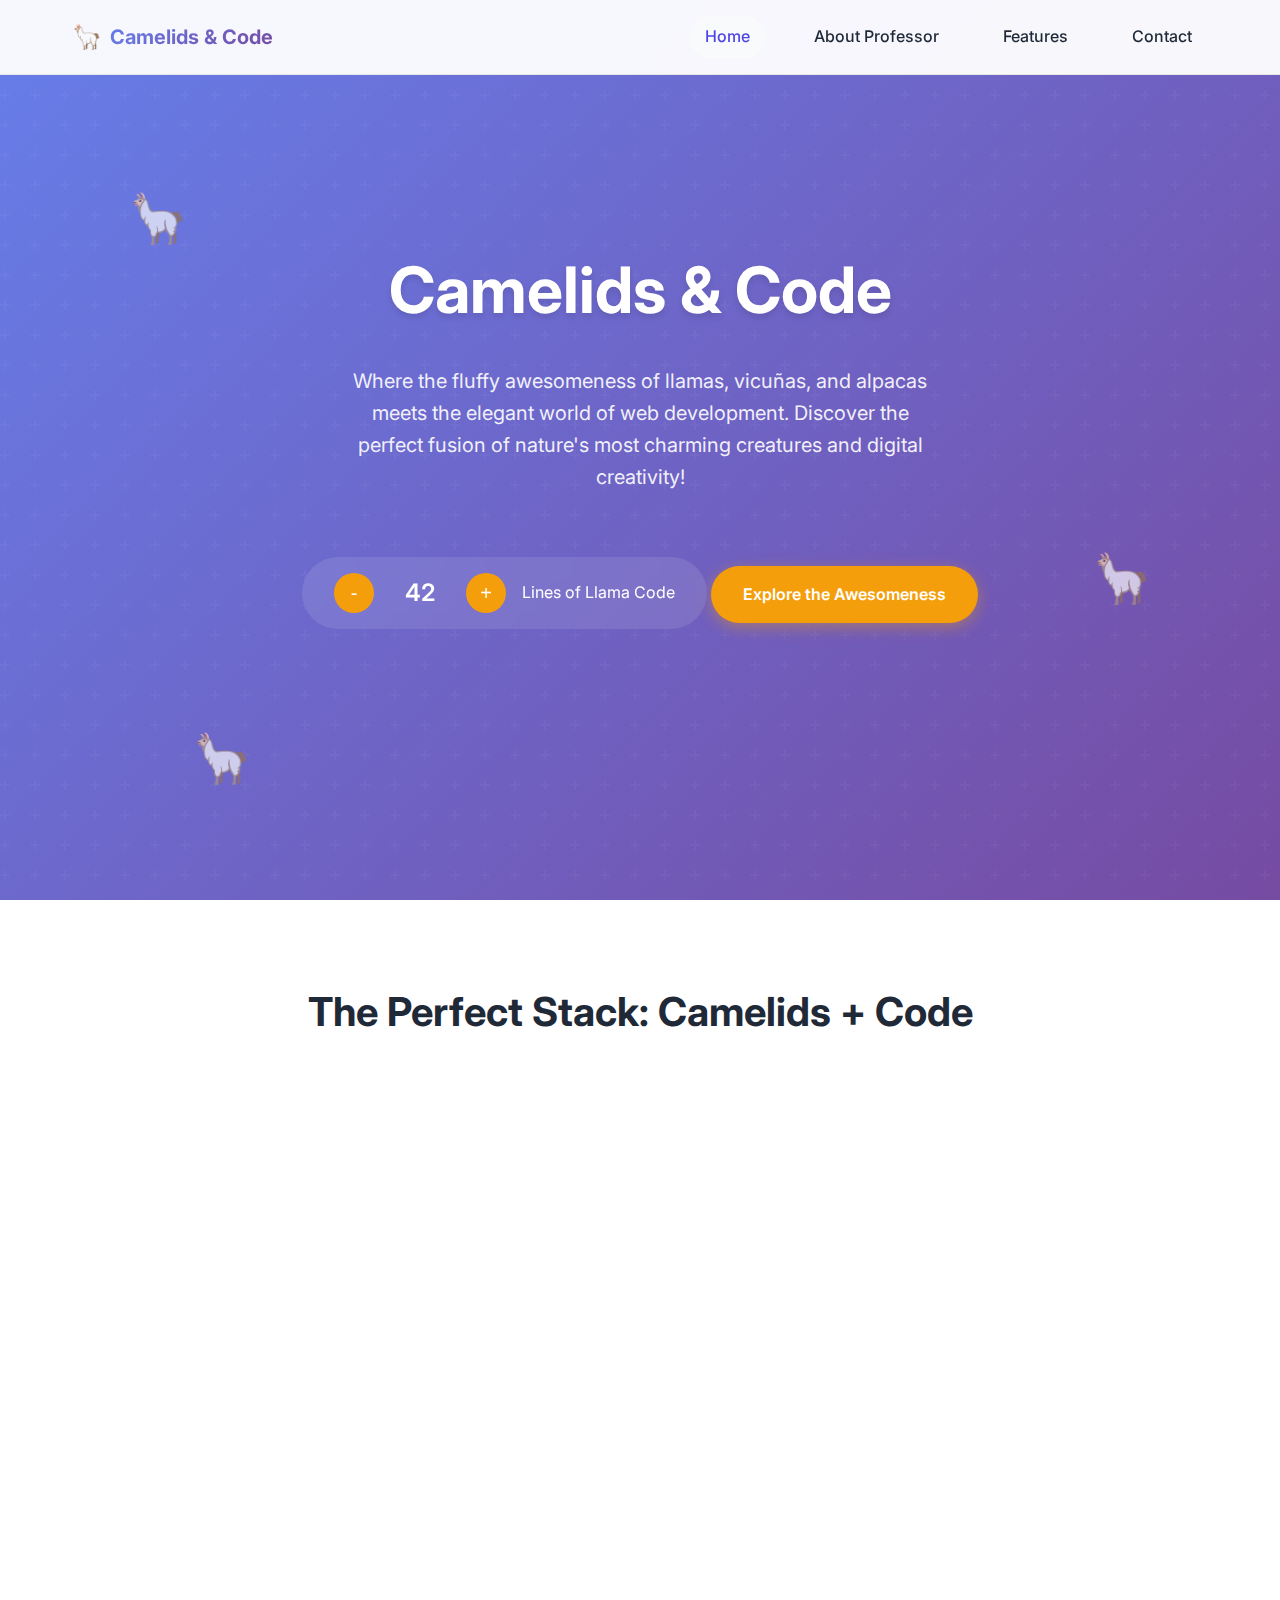
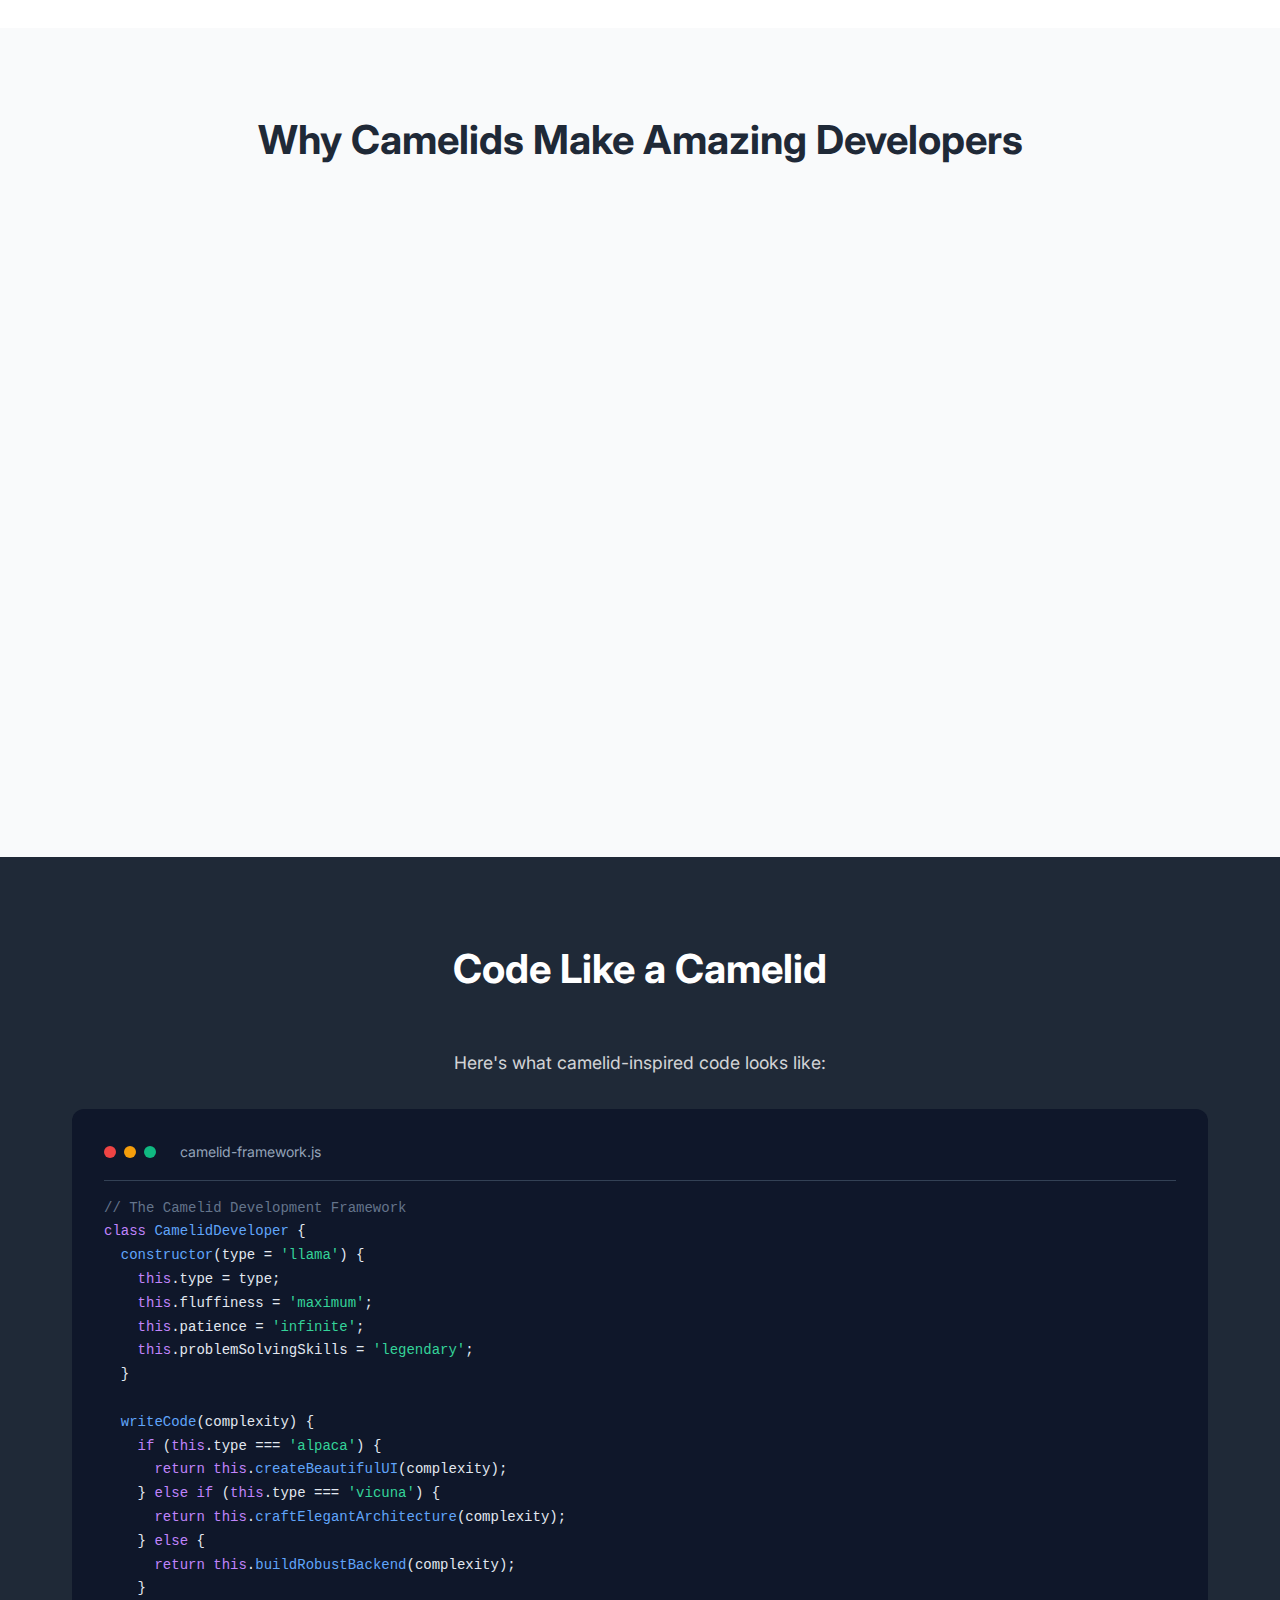
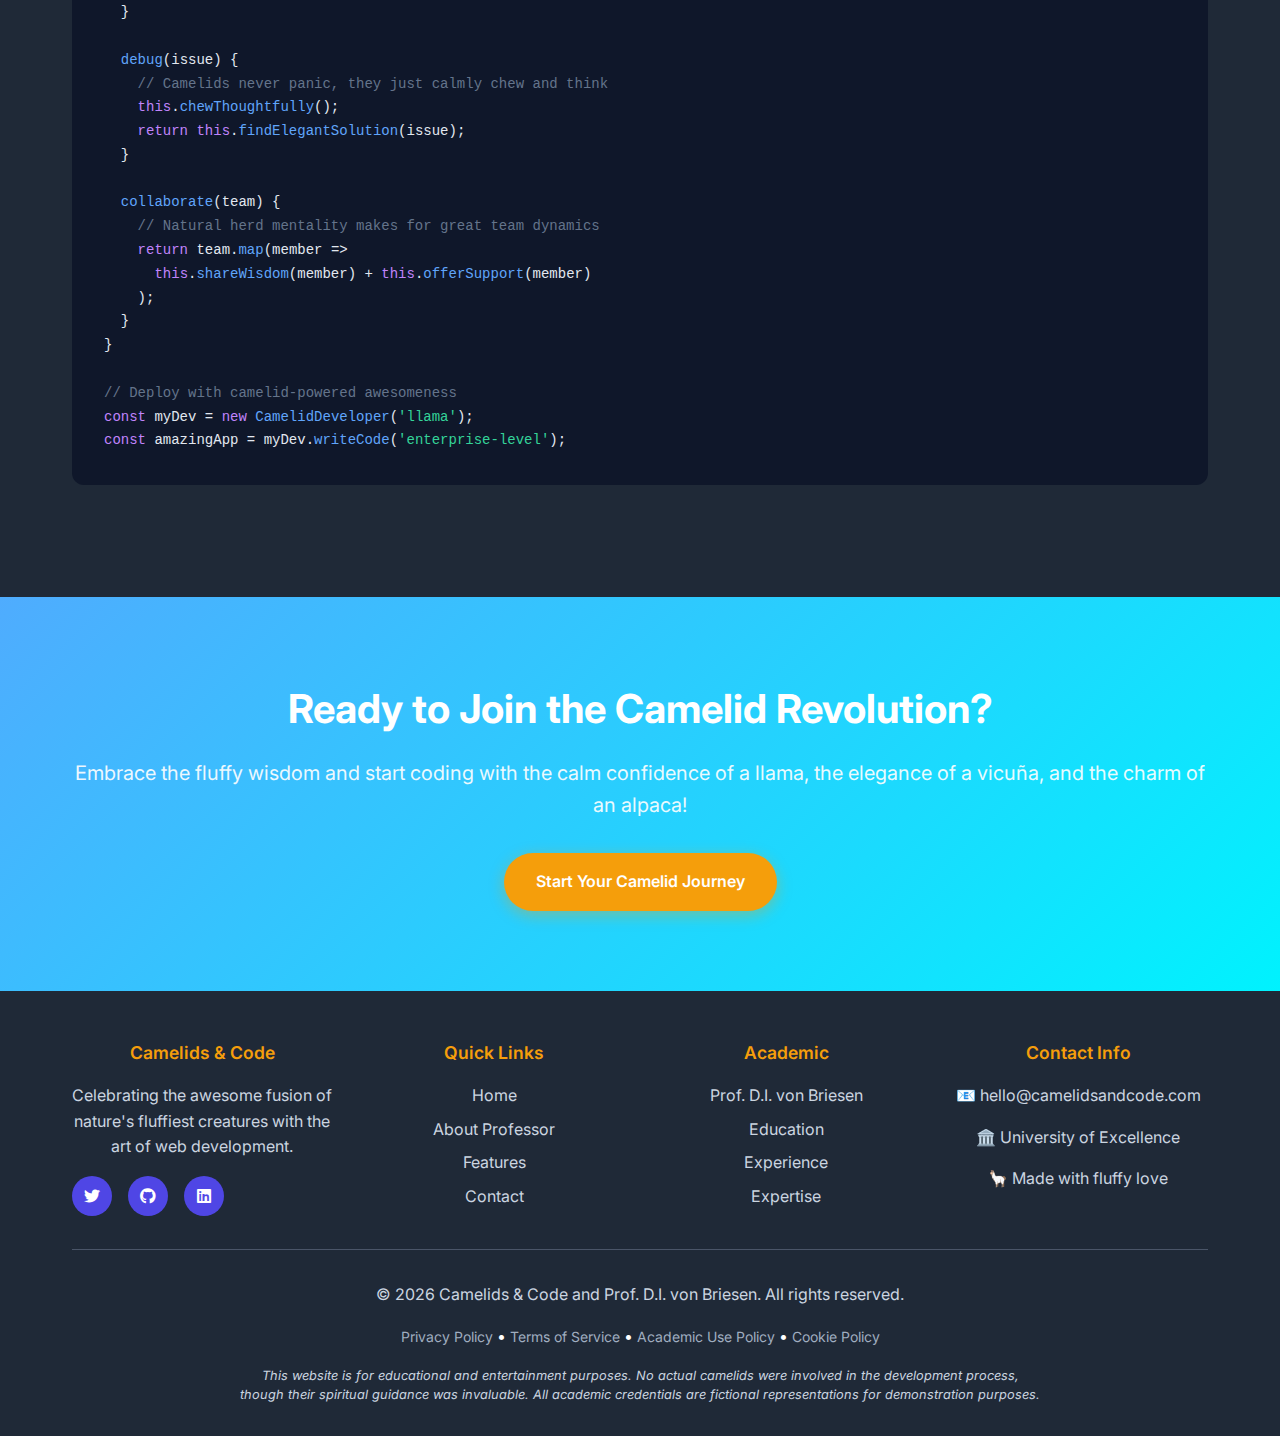
<file: index.html>
<!doctype html>
<html lang="en">
  <head>
    <meta charset="UTF-8" />
    <meta name="viewport" content="width=device-width, initial-scale=1.0" />
    <title>Camelids & Code - The Awesome Fusion</title>
    <meta
      name="description"
      content="Discover the amazing world where llamas, vicuñas, and alpacas meet web development - fluffy, functional, and fantastic!"
    />
    <link rel="preconnect" href="https://fonts.googleapis.com" />
    <link rel="preconnect" href="https://fonts.gstatic.com" crossorigin />
    <link
      href="https://fonts.googleapis.com/css2?family=Inter:wght@300;400;500;600;700&display=swap"
      rel="stylesheet"
    />
    <link rel="stylesheet" href="styles/default.css" />
    <link
      rel="stylesheet"
      href="https://cdnjs.cloudflare.com/ajax/libs/font-awesome/6.0.0/css/all.min.css"
    />
  </head>
  <body>
    <!-- Header Navigation -->
    <header class="main-header">
      <nav class="main-nav">
        <div class="container">
          <div class="nav-content">
            <a href="index.html" class="logo">
              <span class="logo-icon">🦙</span>
              <span class="logo-text">Camelids & Code</span>
            </a>
            <div class="nav-links">
              <a href="index.html" class="nav-link active">Home</a>
              <a href="about.html" class="nav-link">About Professor</a>
              <a href="#features" class="nav-link">Features</a>
              <a href="#contact" class="nav-link">Contact</a>
            </div>
            <div class="nav-toggle">
              <span></span>
              <span></span>
              <span></span>
            </div>
          </div>
        </div>
      </nav>
    </header>

    <!-- Hero Section -->
    <section class="hero">
      <div class="floating-llama">🦙</div>
      <div class="floating-llama">🦙</div>
      <div class="floating-llama">🦙</div>

      <div class="container">
        <div class="hero-content">
          <h1>Camelids & Code</h1>
          <p>
            Where the fluffy awesomeness of llamas, vicuñas, and alpacas meets
            the elegant world of web development. Discover the perfect fusion of
            nature's most charming creatures and digital creativity!
          </p>

          <div class="llama-counter">
            <button class="counter-btn" onclick="decrementLlamas()">-</button>
            <span class="counter-display" id="llamaCount">42</span>
            <button class="counter-btn" onclick="incrementLlamas()">+</button>
            <span>Lines of Llama Code</span>
          </div>

          <a href="#features" class="cta-button">Explore the Awesomeness</a>
        </div>
      </div>
    </section>

    <!-- Introduction Section -->
    <section class="section">
      <div class="container">
        <h2 class="section-title">The Perfect Stack: Camelids + Code</h2>

        <div class="cards-grid">
          <div class="card">
            <span class="card-icon">🦙</span>
            <h3>Llamas</h3>
            <p>
              Like robust backend frameworks, llamas are reliable, sturdy, and
              can carry heavy loads. They're the Node.js of the camelid world -
              dependable, versatile, and perfect for handling complex tasks with
              their calm demeanor and strong problem-solving skills.
            </p>
          </div>

          <div class="card">
            <span class="card-icon">🦌</span>
            <h3>Vicuñas</h3>
            <p>
              Vicuñas are the premium TypeScript of camelids - elegant, refined,
              and incredibly valuable. Their ultra-fine wool is like clean,
              type-safe code: rare, beautiful, and highly sought after by those
              who appreciate quality craftsmanship.
            </p>
          </div>

          <div class="card">
            <span class="card-icon">🐑</span>
            <h3>Alpacas</h3>
            <p>
              Alpacas are the React of the camelid family - friendly,
              component-based (that fluffy hair!), and perfect for creating
              beautiful user experiences. Their gentle nature and adorable
              appearance make everything better, just like a well-designed UI.
            </p>
          </div>
        </div>
      </div>
    </section>

    <!-- Features Section -->
    <section class="section features" id="features">
      <div class="container">
        <h2 class="section-title">Why Camelids Make Amazing Developers</h2>

        <div class="features-grid">
          <div class="feature">
            <div class="feature-icon">🧠</div>
            <h4>Intelligent Problem Solving</h4>
            <p>
              Camelids are incredibly smart and resourceful, just like great
              developers. They can navigate complex terrain and find creative
              solutions to challenges.
            </p>
          </div>

          <div class="feature">
            <div class="feature-icon">🤝</div>
            <h4>Team Players</h4>
            <p>
              These animals are naturally social and work well in herds, making
              them perfect for agile development teams and collaborative coding
              sessions.
            </p>
          </div>

          <div class="feature">
            <div class="feature-icon">💪</div>
            <h4>Resilient & Adaptable</h4>
            <p>
              From high altitudes to desert conditions, camelids adapt to any
              environment - just like developers switching between different
              tech stacks and frameworks.
            </p>
          </div>

          <div class="feature">
            <div class="feature-icon">🎨</div>
            <h4>Natural Beauty</h4>
            <p>
              Their inherent elegance mirrors the beauty of well-crafted code -
              clean, purposeful, and aesthetically pleasing to those who
              appreciate good design.
            </p>
          </div>

          <div class="feature">
            <div class="feature-icon">⚡</div>
            <h4>Efficient Performance</h4>
            <p>
              Camelids are incredibly efficient with resources, much like
              optimized code that delivers maximum results with minimal resource
              consumption.
            </p>
          </div>

          <div class="feature">
            <div class="feature-icon">🔄</div>
            <h4>Continuous Learning</h4>
            <p>
              These curious creatures are always learning and adapting,
              embodying the growth mindset essential for successful developers
              in our ever-evolving field.
            </p>
          </div>
        </div>
      </div>
    </section>

    <!-- Code Section -->
    <section class="section code-section">
      <div class="container">
        <h2 class="section-title" style="color: white">Code Like a Camelid</h2>
        <p
          style="
            text-align: center;
            font-size: 1.1rem;
            margin-bottom: 2rem;
            opacity: 0.8;
          "
        >
          Here's what camelid-inspired code looks like:
        </p>

        <div class="code-container">
          <div class="code-header">
            <div class="code-dot red"></div>
            <div class="code-dot yellow"></div>
            <div class="code-dot green"></div>
            <div class="code-title">camelid-framework.js</div>
          </div>
          <pre><code><span class="comment">// The Camelid Development Framework</span>
<span class="keyword">class</span> <span class="function">CamelidDeveloper</span> {
  <span class="function">constructor</span>(type = <span class="string">'llama'</span>) {
    <span class="keyword">this</span>.type = type;
    <span class="keyword">this</span>.fluffiness = <span class="string">'maximum'</span>;
    <span class="keyword">this</span>.patience = <span class="string">'infinite'</span>;
    <span class="keyword">this</span>.problemSolvingSkills = <span class="string">'legendary'</span>;
  }

  <span class="function">writeCode</span>(complexity) {
    <span class="keyword">if</span> (<span class="keyword">this</span>.type === <span class="string">'alpaca'</span>) {
      <span class="keyword">return</span> <span class="keyword">this</span>.<span class="function">createBeautifulUI</span>(complexity);
    } <span class="keyword">else if</span> (<span class="keyword">this</span>.type === <span class="string">'vicuna'</span>) {
      <span class="keyword">return</span> <span class="keyword">this</span>.<span class="function">craftElegantArchitecture</span>(complexity);
    } <span class="keyword">else</span> {
      <span class="keyword">return</span> <span class="keyword">this</span>.<span class="function">buildRobustBackend</span>(complexity);
    }
  }

  <span class="function">debug</span>(issue) {
    <span class="comment">// Camelids never panic, they just calmly chew and think</span>
    <span class="keyword">this</span>.<span class="function">chewThoughtfully</span>();
    <span class="keyword">return</span> <span class="keyword">this</span>.<span class="function">findElegantSolution</span>(issue);
  }

  <span class="function">collaborate</span>(team) {
    <span class="comment">// Natural herd mentality makes for great team dynamics</span>
    <span class="keyword">return</span> team.<span class="function">map</span>(member => 
      <span class="keyword">this</span>.<span class="function">shareWisdom</span>(member) + <span class="keyword">this</span>.<span class="function">offerSupport</span>(member)
    );
  }
}

<span class="comment">// Deploy with camelid-powered awesomeness</span>
<span class="keyword">const</span> myDev = <span class="keyword">new</span> <span class="function">CamelidDeveloper</span>(<span class="string">'llama'</span>);
<span class="keyword">const</span> amazingApp = myDev.<span class="function">writeCode</span>(<span class="string">'enterprise-level'</span>);</code></pre>
        </div>
      </div>
    </section>

    <!-- CTA Section -->
    <section class="section cta-section">
      <div class="container">
        <h2>Ready to Join the Camelid Revolution?</h2>
        <p>
          Embrace the fluffy wisdom and start coding with the calm confidence of
          a llama, the elegance of a vicuña, and the charm of an alpaca!
        </p>
        <a href="#" class="cta-button" onclick="showMessage()"
          >Start Your Camelid Journey</a
        >
      </div>
    </section>

    <!-- Footer -->
    <footer class="footer" id="contact">
      <div class="container">
        <div class="footer-content">
          <div class="footer-section">
            <h4>Camelids & Code</h4>
            <p>
              Celebrating the awesome fusion of nature's fluffiest creatures
              with the art of web development.
            </p>
            <div class="social-links">
              <a href="#" class="social-link"><i class="fab fa-twitter"></i></a>
              <a href="#" class="social-link"><i class="fab fa-github"></i></a>
              <a href="#" class="social-link"
                ><i class="fab fa-linkedin"></i
              ></a>
            </div>
          </div>
          <div class="footer-section">
            <h4>Quick Links</h4>
            <ul class="footer-links">
              <li><a href="index.html">Home</a></li>
              <li><a href="about.html">About Professor</a></li>
              <li><a href="#features">Features</a></li>
              <li><a href="#contact">Contact</a></li>
            </ul>
          </div>
          <div class="footer-section">
            <h4>Academic</h4>
            <ul class="footer-links">
              <li><a href="about.html">Prof. D.I. von Briesen</a></li>
              <li><a href="about.html#education">Education</a></li>
              <li><a href="about.html#experience">Experience</a></li>
              <li><a href="about.html#expertise">Expertise</a></li>
            </ul>
          </div>
          <div class="footer-section">
            <h4>Contact Info</h4>
            <p>📧 hello@camelidsandcode.com</p>
            <p>🏛️ University of Excellence</p>
            <p>🦙 Made with fluffy love</p>
          </div>
        </div>
        <div class="footer-bottom">
          <div class="footer-legal">
            <p>
              &copy; 2026 Camelids & Code and Prof. D.I. von Briesen. All rights
              reserved.
            </p>
            <div class="legal-links">
              <a href="#">Privacy Policy</a> •
              <a href="#">Terms of Service</a> •
              <a href="#">Academic Use Policy</a> •
              <a href="#">Cookie Policy</a>
            </div>
            <p class="disclaimer">
              This website is for educational and entertainment purposes. No
              actual camelids were involved in the development process, though
              their spiritual guidance was invaluable. All academic credentials
              are fictional representations for demonstration purposes.
            </p>
          </div>
        </div>
      </div>
    </footer>

    <script>
      let llamaCount = 42;

      // Mobile navigation toggle
      document.addEventListener('DOMContentLoaded', () => {
        const navToggle = document.querySelector('.nav-toggle');
        const navLinks = document.querySelector('.nav-links');
        
        navToggle.addEventListener('click', () => {
          navToggle.classList.toggle('active');
          navLinks.classList.toggle('active');
        });
        
        // Close mobile menu when clicking on a link
        document.querySelectorAll('.nav-link').forEach(link => {
          link.addEventListener('click', () => {
            navToggle.classList.remove('active');
            navLinks.classList.remove('active');
          });
        });
      });

      function incrementLlamas() {
        llamaCount++;
        document.getElementById("llamaCount").textContent = llamaCount;

        // Add some fun animation
        const counter = document.getElementById("llamaCount");
        counter.style.transform = "scale(1.2)";
        setTimeout(() => {
          counter.style.transform = "scale(1)";
        }, 200);
      }

      function decrementLlamas() {
        if (llamaCount > 0) {
          llamaCount--;
          document.getElementById("llamaCount").textContent = llamaCount;

          const counter = document.getElementById("llamaCount");
          counter.style.transform = "scale(0.8)";
          setTimeout(() => {
            counter.style.transform = "scale(1)";
          }, 200);
        }
      }

      function showMessage() {
        const messages = [
          "🦙 Llama-stic choice!",
          "🌟 You're alpaca-ing some serious skills!",
          "💫 Vicuña believe how awesome this is!",
          "🚀 Welcome to the fluffy side of development!",
          "🎉 Your code is about to get 200% fluffier!",
        ];

        const randomMessage =
          messages[Math.floor(Math.random() * messages.length)];
        alert(randomMessage);
      }

      // Add some interactive scroll effects
      window.addEventListener("scroll", () => {
        const scrolled = window.pageYOffset;
        const parallaxElements = document.querySelectorAll(".floating-llama");

        parallaxElements.forEach((element) => {
          const speed = 0.5;
          element.style.transform = `translateY(${scrolled * speed}px)`;
        });
      });

      // Add loading animation
      document.addEventListener("DOMContentLoaded", () => {
        const cards = document.querySelectorAll(".card");
        const features = document.querySelectorAll(".feature");

        const observer = new IntersectionObserver((entries) => {
          entries.forEach((entry) => {
            if (entry.isIntersecting) {
              entry.target.style.opacity = "1";
              entry.target.style.transform = "translateY(0)";
            }
          });
        });

        [...cards, ...features].forEach((el) => {
          el.style.opacity = "0";
          el.style.transform = "translateY(30px)";
          el.style.transition = "all 0.6s ease";
          observer.observe(el);
        });
      });
    </script>
  </body>
</html>
</file>
<file: styles/default.css>
:root {
  --primary-color: #4f46e5;
  --secondary-color: #f59e0b;
  --accent-color: #10b981;
  --text-dark: #1f2937;
  --text-light: #6b7280;
  --bg-light: #f9fafb;
  --bg-white: #ffffff;
  --border-color: #e5e7eb;
  --gradient-1: linear-gradient(135deg, #667eea 0%, #764ba2 100%);
  --gradient-2: linear-gradient(135deg, #f093fb 0%, #f5576c 100%);
  --gradient-3: linear-gradient(135deg, #4facfe 0%, #00f2fe 100%);
}

* {
  margin: 0;
  padding: 0;
  box-sizing: border-box;
}

body {
  font-family:
    "Inter",
    -apple-system,
    BlinkMacSystemFont,
    "Segoe UI",
    Roboto,
    sans-serif;
  line-height: 1.6;
  color: var(--text-dark);
  overflow-x: hidden;
}

.container {
  max-width: 1200px;
  margin: 0 auto;
  padding: 0 2rem;
}

/* Hero Section */
.hero {
  min-height: 100vh;
  background: var(--gradient-1);
  display: flex;
  align-items: center;
  position: relative;
  overflow: hidden;
}

.hero::before {
  content: "";
  position: absolute;
  top: 0;
  left: 0;
  right: 0;
  bottom: 0;
  background: url("data:image/svg+xml,%3Csvg width='60' height='60' viewBox='0 0 60 60' xmlns='http://www.w3.org/2000/svg'%3E%3Cg fill='none' fill-rule='evenodd'%3E%3Cg fill='%23ffffff' fill-opacity='0.1'%3E%3Cpath d='m36 34v-4h-2v4h-4v2h4v4h2v-4h4v-2h-4zm0-30V0h-2v4h-4v2h4v4h2V6h4V4h-4zM6 34v-4H4v4H0v2h4v4h2v-4h4v-2H6zM6 4V0H4v4H0v2h4v4h2V6h4V4H6z'/%3E%3C/g%3E%3C/g%3E%3C/svg%3E")
    repeat;
  opacity: 0.3;
}

.hero-content {
  position: relative;
  z-index: 2;
  text-align: center;
  color: white;
}

.hero h1 {
  font-size: clamp(2.5rem, 5vw, 4rem);
  font-weight: 700;
  margin-bottom: 1.5rem;
  text-shadow: 0 4px 6px rgba(0, 0, 0, 0.1);
}

.hero p {
  font-size: 1.25rem;
  margin-bottom: 2rem;
  opacity: 0.9;
  max-width: 600px;
  margin-left: auto;
  margin-right: auto;
}

.cta-button {
  display: inline-block;
  background: var(--secondary-color);
  color: white;
  padding: 1rem 2rem;
  text-decoration: none;
  border-radius: 50px;
  font-weight: 600;
  transition: all 0.3s ease;
  box-shadow: 0 4px 15px rgba(245, 158, 11, 0.4);
}

.cta-button:hover {
  transform: translateY(-2px);
  box-shadow: 0 8px 25px rgba(245, 158, 11, 0.6);
}

/* Floating Elements */
.floating-llama {
  position: absolute;
  font-size: 3rem;
  animation: float 6s ease-in-out infinite;
  opacity: 0.7;
}

.floating-llama:nth-child(1) {
  top: 20%;
  left: 10%;
  animation-delay: 0s;
}

.floating-llama:nth-child(2) {
  top: 60%;
  right: 10%;
  animation-delay: 2s;
}

.floating-llama:nth-child(3) {
  top: 80%;
  left: 15%;
  animation-delay: 4s;
}

@keyframes float {
  0%,
  100% {
    transform: translateY(0px) rotate(0deg);
  }
  25% {
    transform: translateY(-20px) rotate(5deg);
  }
  50% {
    transform: translateY(-10px) rotate(-3deg);
  }
  75% {
    transform: translateY(-15px) rotate(3deg);
  }
}

/* Sections */
.section {
  padding: 5rem 0;
}

.section-title {
  text-align: center;
  font-size: 2.5rem;
  font-weight: 700;
  margin-bottom: 3rem;
  color: var(--text-dark);
}

/* Cards */
.cards-grid {
  display: grid;
  grid-template-columns: repeat(auto-fit, minmax(350px, 1fr));
  gap: 2rem;
  margin-top: 3rem;
}

.card {
  background: var(--bg-white);
  padding: 2rem;
  border-radius: 20px;
  box-shadow: 0 10px 30px rgba(0, 0, 0, 0.1);
  transition: all 0.3s ease;
  border: 1px solid var(--border-color);
}

.card:hover {
  transform: translateY(-10px);
  box-shadow: 0 20px 50px rgba(0, 0, 0, 0.15);
}

.card-icon {
  font-size: 4rem;
  margin-bottom: 1rem;
  display: block;
}

.card h3 {
  font-size: 1.5rem;
  font-weight: 600;
  margin-bottom: 1rem;
  color: var(--primary-color);
}

.card p {
  color: var(--text-light);
  line-height: 1.7;
}

/* Features Section */
.features {
  background: var(--bg-light);
}

.features-grid {
  display: grid;
  grid-template-columns: repeat(auto-fit, minmax(300px, 1fr));
  gap: 3rem;
  margin-top: 3rem;
}

.feature {
  text-align: center;
}

.feature-icon {
  width: 80px;
  height: 80px;
  background: var(--gradient-2);
  border-radius: 50%;
  display: flex;
  align-items: center;
  justify-content: center;
  margin: 0 auto 1.5rem;
  font-size: 2rem;
  color: white;
}

.feature h4 {
  font-size: 1.25rem;
  font-weight: 600;
  margin-bottom: 1rem;
  color: var(--text-dark);
}

/* Code Section */
.code-section {
  background: var(--text-dark);
  color: white;
}

.code-container {
  background: #0f172a;
  border-radius: 12px;
  padding: 2rem;
  margin: 2rem 0;
  position: relative;
  overflow-x: auto;
}

.code-header {
  display: flex;
  align-items: center;
  gap: 0.5rem;
  margin-bottom: 1rem;
  padding-bottom: 1rem;
  border-bottom: 1px solid #334155;
}

.code-dot {
  width: 12px;
  height: 12px;
  border-radius: 50%;
}

.code-dot.red {
  background: #ef4444;
}
.code-dot.yellow {
  background: #f59e0b;
}
.code-dot.green {
  background: #10b981;
}

.code-title {
  margin-left: 1rem;
  color: #94a3b8;
  font-size: 0.875rem;
}

pre {
  font-family: "Monaco", "Menlo", monospace;
  font-size: 0.875rem;
  line-height: 1.7;
  color: #e2e8f0;
}

.keyword {
  color: #c084fc;
}
.string {
  color: #34d399;
}
.comment {
  color: #64748b;
}
.function {
  color: #60a5fa;
}

/* CTA Section */
.cta-section {
  background: var(--gradient-3);
  color: white;
  text-align: center;
}

.cta-section h2 {
  font-size: 2.5rem;
  font-weight: 700;
  margin-bottom: 1rem;
}

.cta-section p {
  font-size: 1.25rem;
  margin-bottom: 2rem;
  opacity: 0.9;
}

/* Footer */
.footer {
  background: var(--text-dark);
  color: white;
  text-align: center;
  padding: 2rem 0;
}

/* Interactive Elements */
.llama-counter {
  display: inline-flex;
  align-items: center;
  gap: 1rem;
  background: rgba(255, 255, 255, 0.1);
  padding: 1rem 2rem;
  border-radius: 50px;
  margin: 2rem 0;
  backdrop-filter: blur(10px);
}

.counter-btn {
  background: var(--secondary-color);
  border: none;
  color: white;
  width: 40px;
  height: 40px;
  border-radius: 50%;
  font-size: 1.25rem;
  cursor: pointer;
  transition: all 0.2s ease;
}

.counter-btn:hover {
  transform: scale(1.1);
  background: #d97706;
}

.counter-display {
  font-size: 1.5rem;
  font-weight: 600;
  min-width: 60px;
}

/* Profile/About Page Styles */
.profile-hero {
  min-height: 80vh;
  background: var(--gradient-1);
  display: flex;
  align-items: center;
  position: relative;
  overflow: hidden;
}

.profile-content {
  position: relative;
  z-index: 2;
  display: grid;
  grid-template-columns: 300px 1fr;
  gap: 4rem;
  align-items: center;
  color: white;
}

.profile-image {
  width: 250px;
  height: 250px;
  border-radius: 50%;
  object-fit: cover;
  border: 6px solid rgba(255, 255, 255, 0.3);
  box-shadow: 0 20px 40px rgba(0, 0, 0, 0.3);
}

.profile-info h1 {
  font-size: 3rem;
  font-weight: 700;
  margin-bottom: 0.5rem;
  text-shadow: 0 4px 6px rgba(0, 0, 0, 0.1);
}

.profile-info .title {
  font-size: 1.5rem;
  color: var(--secondary-color);
  font-weight: 600;
  margin-bottom: 1rem;
}

.profile-info .subtitle {
  font-size: 1.25rem;
  opacity: 0.9;
  margin-bottom: 2rem;
}

.contact-info {
  display: flex;
  flex-direction: column;
  gap: 0.5rem;
}

.contact-item {
  display: flex;
  align-items: center;
  gap: 0.75rem;
  font-size: 1.1rem;
}

.contact-item i {
  width: 20px;
  text-align: center;
}

/* Academic Section */
.academic-grid {
  display: grid;
  grid-template-columns: repeat(auto-fit, minmax(400px, 1fr));
  gap: 2rem;
  margin-top: 3rem;
}

.academic-card {
  background: var(--bg-white);
  padding: 2.5rem;
  border-radius: 20px;
  box-shadow: 0 10px 30px rgba(0, 0, 0, 0.1);
  transition: all 0.3s ease;
  border: 1px solid var(--border-color);
}

.academic-card:hover {
  transform: translateY(-5px);
  box-shadow: 0 20px 50px rgba(0, 0, 0, 0.15);
}

.academic-card h4 {
  color: var(--primary-color);
  font-size: 1.25rem;
  font-weight: 600;
  margin-bottom: 1rem;
}

.academic-card .institution {
  font-weight: 600;
  color: var(--text-dark);
  margin-bottom: 0.5rem;
}

.academic-card .year {
  color: var(--secondary-color);
  font-weight: 600;
  margin-bottom: 1rem;
}

.academic-card p {
  color: var(--text-light);
  line-height: 1.6;
}

/* Skills Section */
.skills-container {
  display: grid;
  grid-template-columns: repeat(auto-fit, minmax(300px, 1fr));
  gap: 2rem;
  margin-top: 3rem;
}

.skill-category {
  background: var(--bg-white);
  padding: 2rem;
  border-radius: 15px;
  box-shadow: 0 5px 20px rgba(0, 0, 0, 0.08);
  border: 1px solid var(--border-color);
}

.skill-category h4 {
  color: var(--primary-color);
  font-size: 1.25rem;
  font-weight: 600;
  margin-bottom: 1.5rem;
  text-align: center;
}

.skill-list {
  list-style: none;
  display: flex;
  flex-wrap: wrap;
  gap: 0.75rem;
}

.skill-list li {
  background: var(--bg-light);
  padding: 0.5rem 1rem;
  border-radius: 25px;
  font-size: 0.875rem;
  font-weight: 500;
  color: var(--text-dark);
  border: 1px solid var(--border-color);
  transition: all 0.3s ease;
}

.skill-list li:hover {
  background: var(--primary-color);
  color: white;
  transform: translateY(-2px);
}

/* Timeline */
.timeline {
  position: relative;
  max-width: 800px;
  margin: 0 auto;
}

.timeline::before {
  content: '';
  position: absolute;
  left: 50%;
  top: 0;
  bottom: 0;
  width: 2px;
  background: var(--border-color);
  transform: translateX(-50%);
}

.timeline-item {
  position: relative;
  margin-bottom: 3rem;
  display: flex;
  align-items: center;
}

.timeline-item:nth-child(odd) {
  flex-direction: row;
}

.timeline-item:nth-child(even) {
  flex-direction: row-reverse;
}

.timeline-content {
  background: var(--bg-white);
  padding: 2rem;
  border-radius: 15px;
  box-shadow: 0 5px 20px rgba(0, 0, 0, 0.1);
  width: calc(50% - 30px);
  position: relative;
}

.timeline-date {
  position: absolute;
  left: 50%;
  top: 50%;
  transform: translate(-50%, -50%);
  background: var(--primary-color);
  color: white;
  padding: 0.5rem 1rem;
  border-radius: 25px;
  font-weight: 600;
  font-size: 0.875rem;
  white-space: nowrap;
}

/* Responsive Design */
@media (max-width: 768px) {
  .container {
    padding: 0 1rem;
  }

  .hero h1 {
    font-size: 2.5rem;
  }

  .hero p {
    font-size: 1rem;
  }

  .section {
    padding: 3rem 0;
  }

  .section-title {
    font-size: 2rem;
  }

  .cards-grid {
    grid-template-columns: 1fr;
    gap: 1.5rem;
  }

  .features-grid {
    grid-template-columns: 1fr;
    gap: 2rem;
  }

  .floating-llama {
    display: none;
  }

  .profile-content {
    grid-template-columns: 1fr;
    text-align: center;
    gap: 2rem;
  }

  .profile-image {
    width: 200px;
    height: 200px;
    margin: 0 auto;
  }

  .profile-info h1 {
    font-size: 2.5rem;
  }

  .academic-grid {
    grid-template-columns: 1fr;
  }

  .skills-container {
    grid-template-columns: 1fr;
  }

  .timeline::before {
    left: 20px;
  }

  .timeline-item {
    flex-direction: row !important;
    padding-left: 50px;
  }

  .timeline-content {
    width: 100%;
  }

  .timeline-date {
    left: 20px;
    transform: translateY(-50%);
  }
}

/* Smooth scrolling */
html {
  scroll-behavior: smooth;
}

/* Header and Navigation */
.main-header {
  position: fixed;
  top: 0;
  left: 0;
  right: 0;
  background: rgba(255, 255, 255, 0.95);
  backdrop-filter: blur(10px);
  z-index: 1000;
  border-bottom: 1px solid var(--border-color);
  transition: all 0.3s ease;
}

.main-nav {
  padding: 1rem 0;
}

.nav-content {
  display: flex;
  justify-content: space-between;
  align-items: center;
}

.logo {
  display: flex;
  align-items: center;
  gap: 0.5rem;
  text-decoration: none;
  color: var(--text-dark);
  font-weight: 700;
  font-size: 1.25rem;
}

.logo-icon {
  font-size: 1.5rem;
}

.logo-text {
  background: var(--gradient-1);
  -webkit-background-clip: text;
  -webkit-text-fill-color: transparent;
  background-clip: text;
}

.nav-links {
  display: flex;
  gap: 2rem;
  align-items: center;
}

.nav-link {
  text-decoration: none;
  color: var(--text-dark);
  font-weight: 500;
  padding: 0.5rem 1rem;
  border-radius: 25px;
  transition: all 0.3s ease;
  position: relative;
}

.nav-link:hover {
  color: var(--primary-color);
  background: var(--bg-light);
}

.nav-link.active {
  color: var(--primary-color);
  background: var(--bg-light);
}

.nav-toggle {
  display: none;
  flex-direction: column;
  gap: 4px;
  cursor: pointer;
}

.nav-toggle span {
  width: 25px;
  height: 3px;
  background: var(--text-dark);
  transition: all 0.3s ease;
}

/* Adjust hero sections for header */
.hero {
  margin-top: 0;
}

.profile-hero {
  margin-top: 80px;
}

/* Footer Styles */
.footer {
  background: var(--text-dark);
  color: white;
  padding: 3rem 0 1rem;
}

.footer-content {
  display: grid;
  grid-template-columns: repeat(auto-fit, minmax(250px, 1fr));
  gap: 2rem;
  margin-bottom: 2rem;
}

.footer-section h4 {
  color: var(--secondary-color);
  margin-bottom: 1rem;
  font-size: 1.1rem;
  font-weight: 600;
}

.footer-section p {
  color: #cbd5e0;
  line-height: 1.6;
  margin-bottom: 1rem;
}

.footer-links {
  list-style: none;
}

.footer-links li {
  margin-bottom: 0.5rem;
}

.footer-links a {
  color: #cbd5e0;
  text-decoration: none;
  transition: color 0.3s ease;
}

.footer-links a:hover {
  color: var(--secondary-color);
}

.social-links {
  display: flex;
  gap: 1rem;
  margin-top: 1rem;
}

.social-link {
  display: flex;
  align-items: center;
  justify-content: center;
  width: 40px;
  height: 40px;
  background: var(--primary-color);
  color: white;
  border-radius: 50%;
  text-decoration: none;
  transition: all 0.3s ease;
}

.social-link:hover {
  background: var(--secondary-color);
  transform: translateY(-2px);
}

.footer-bottom {
  border-top: 1px solid #4a5568;
  padding-top: 2rem;
}

.footer-legal {
  text-align: center;
}

.footer-legal p {
  color: #cbd5e0;
  margin-bottom: 1rem;
}

.legal-links {
  margin: 1rem 0;
}

.legal-links a {
  color: #a0aec0;
  text-decoration: none;
  font-size: 0.875rem;
  transition: color 0.3s ease;
}

.legal-links a:hover {
  color: var(--secondary-color);
}

.disclaimer {
  font-size: 0.8rem;
  color: #a0aec0;
  font-style: italic;
  max-width: 800px;
  margin: 0 auto;
  line-height: 1.5;
}

/* Mobile Navigation */
@media (max-width: 768px) {
  .nav-links {
    display: none;
    position: absolute;
    top: 100%;
    left: 0;
    right: 0;
    background: rgba(255, 255, 255, 0.98);
    backdrop-filter: blur(10px);
    flex-direction: column;
    padding: 1rem 0;
    border-top: 1px solid var(--border-color);
    gap: 0;
  }

  .nav-links.active {
    display: flex;
  }

  .nav-link {
    padding: 1rem 2rem;
    width: 100%;
    text-align: center;
    border-radius: 0;
  }

  .nav-toggle {
    display: flex;
  }

  .nav-toggle.active span:nth-child(1) {
    transform: rotate(45deg) translate(5px, 5px);
  }

  .nav-toggle.active span:nth-child(2) {
    opacity: 0;
  }

  .nav-toggle.active span:nth-child(3) {
    transform: rotate(-45deg) translate(7px, -6px);
  }

  .footer-content {
    grid-template-columns: 1fr;
    text-align: center;
  }

  .social-links {
    justify-content: center;
  }
}
</file>
